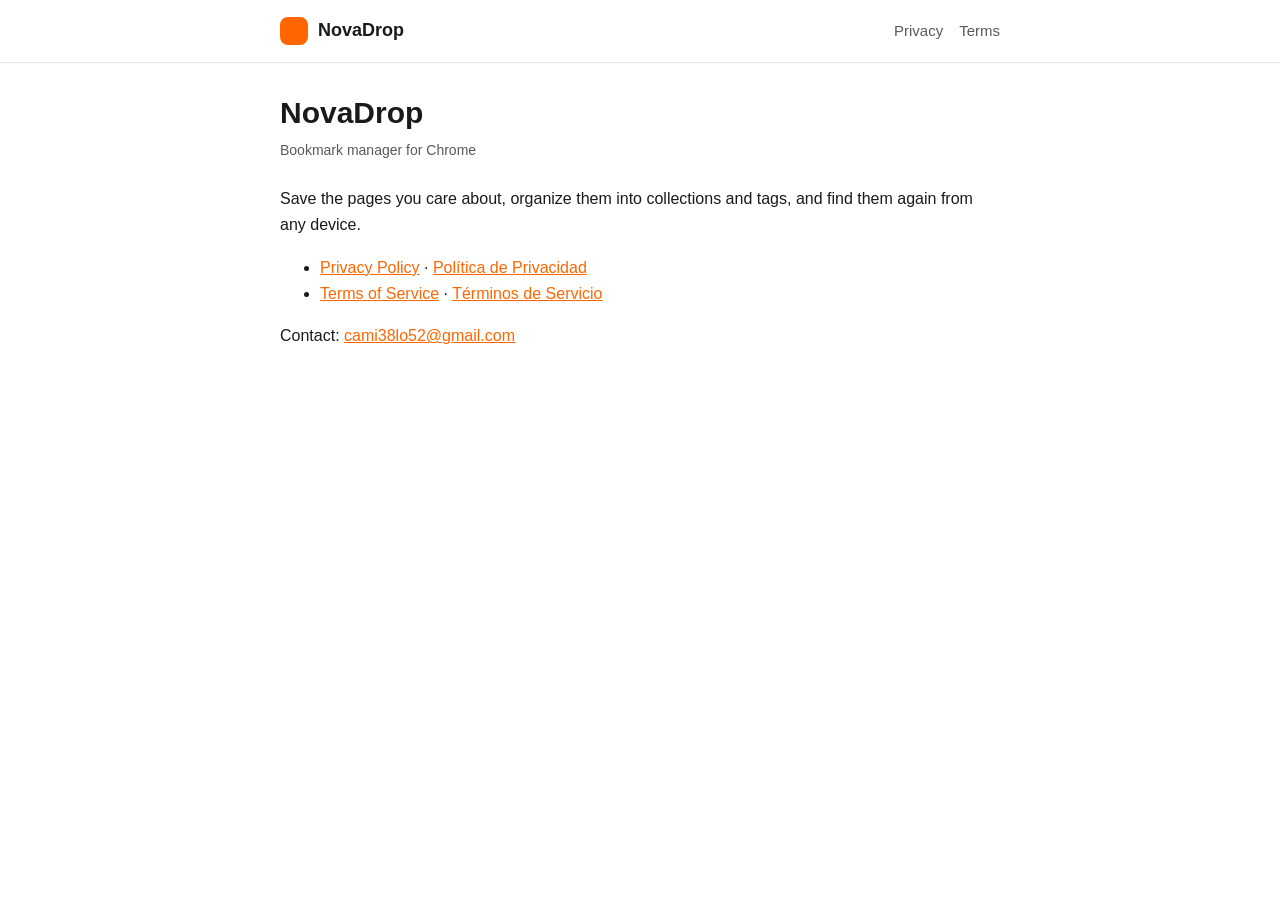
<file: index.html>
<!doctype html>
<html lang="en">
<head>
<meta charset="utf-8">
<meta name="viewport" content="width=device-width, initial-scale=1">
<title>NovaDrop · Bookmark manager for Chrome</title>
<meta name="description" content="NovaDrop: save, organize and find your bookmarks in collections and tags.">
<link rel="stylesheet" href="style.css">
</head>
<body>
<header>
  <div class="bar">
    <a class="brand" href="./"><span class="dot"></span>NovaDrop</a>
    <nav><a href="privacy">Privacy</a><a href="terms">Terms</a></nav>
  </div>
</header>
<main>
  <h1>NovaDrop</h1>
  <p class="meta">Bookmark manager for Chrome</p>
  <p>Save the pages you care about, organize them into collections and tags, and find them again from any device.</p>
  <ul>
    <li><a href="privacy">Privacy Policy</a> · <a href="privacy#es">Política de Privacidad</a></li>
    <li><a href="terms">Terms of Service</a> · <a href="terms#es">Términos de Servicio</a></li>
  </ul>
  <p>Contact: <a href="mailto:cami38lo52@gmail.com">cami38lo52@gmail.com</a></p>
</main>
</body>
</html>
</file>
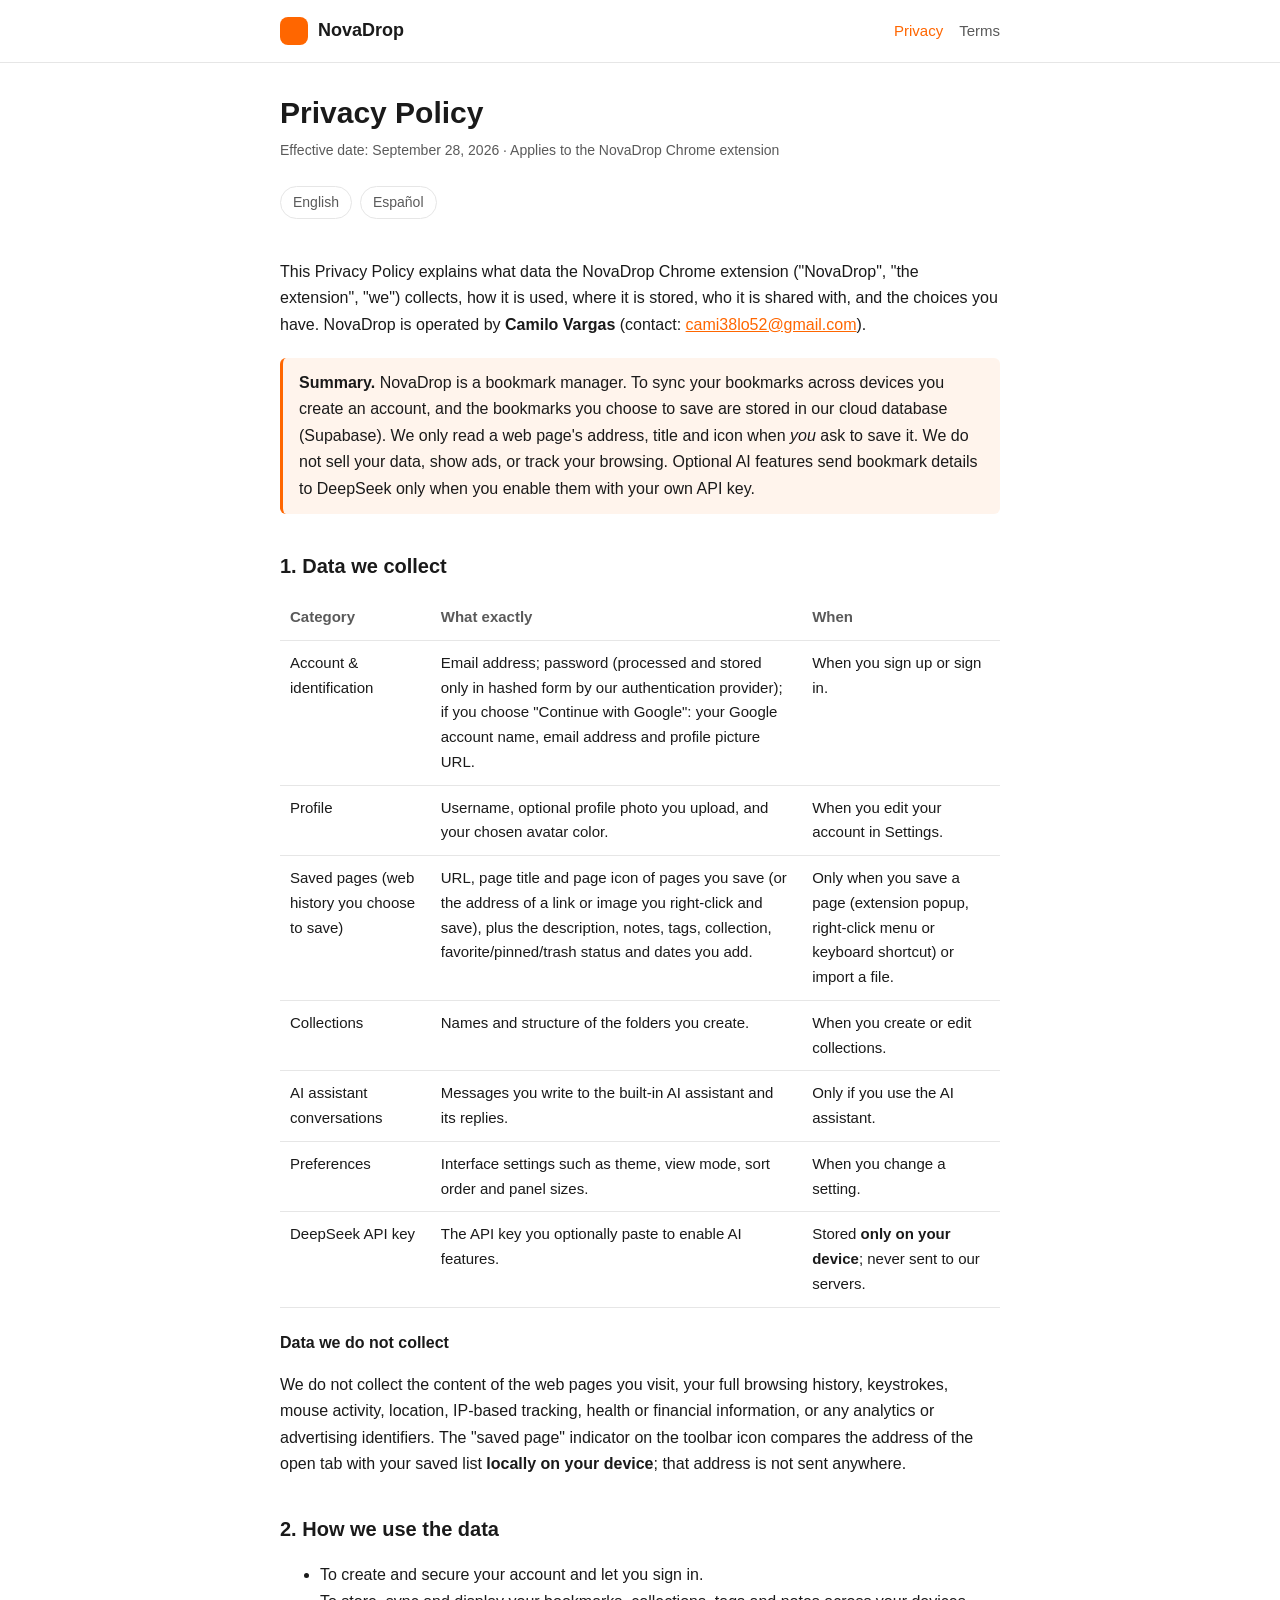
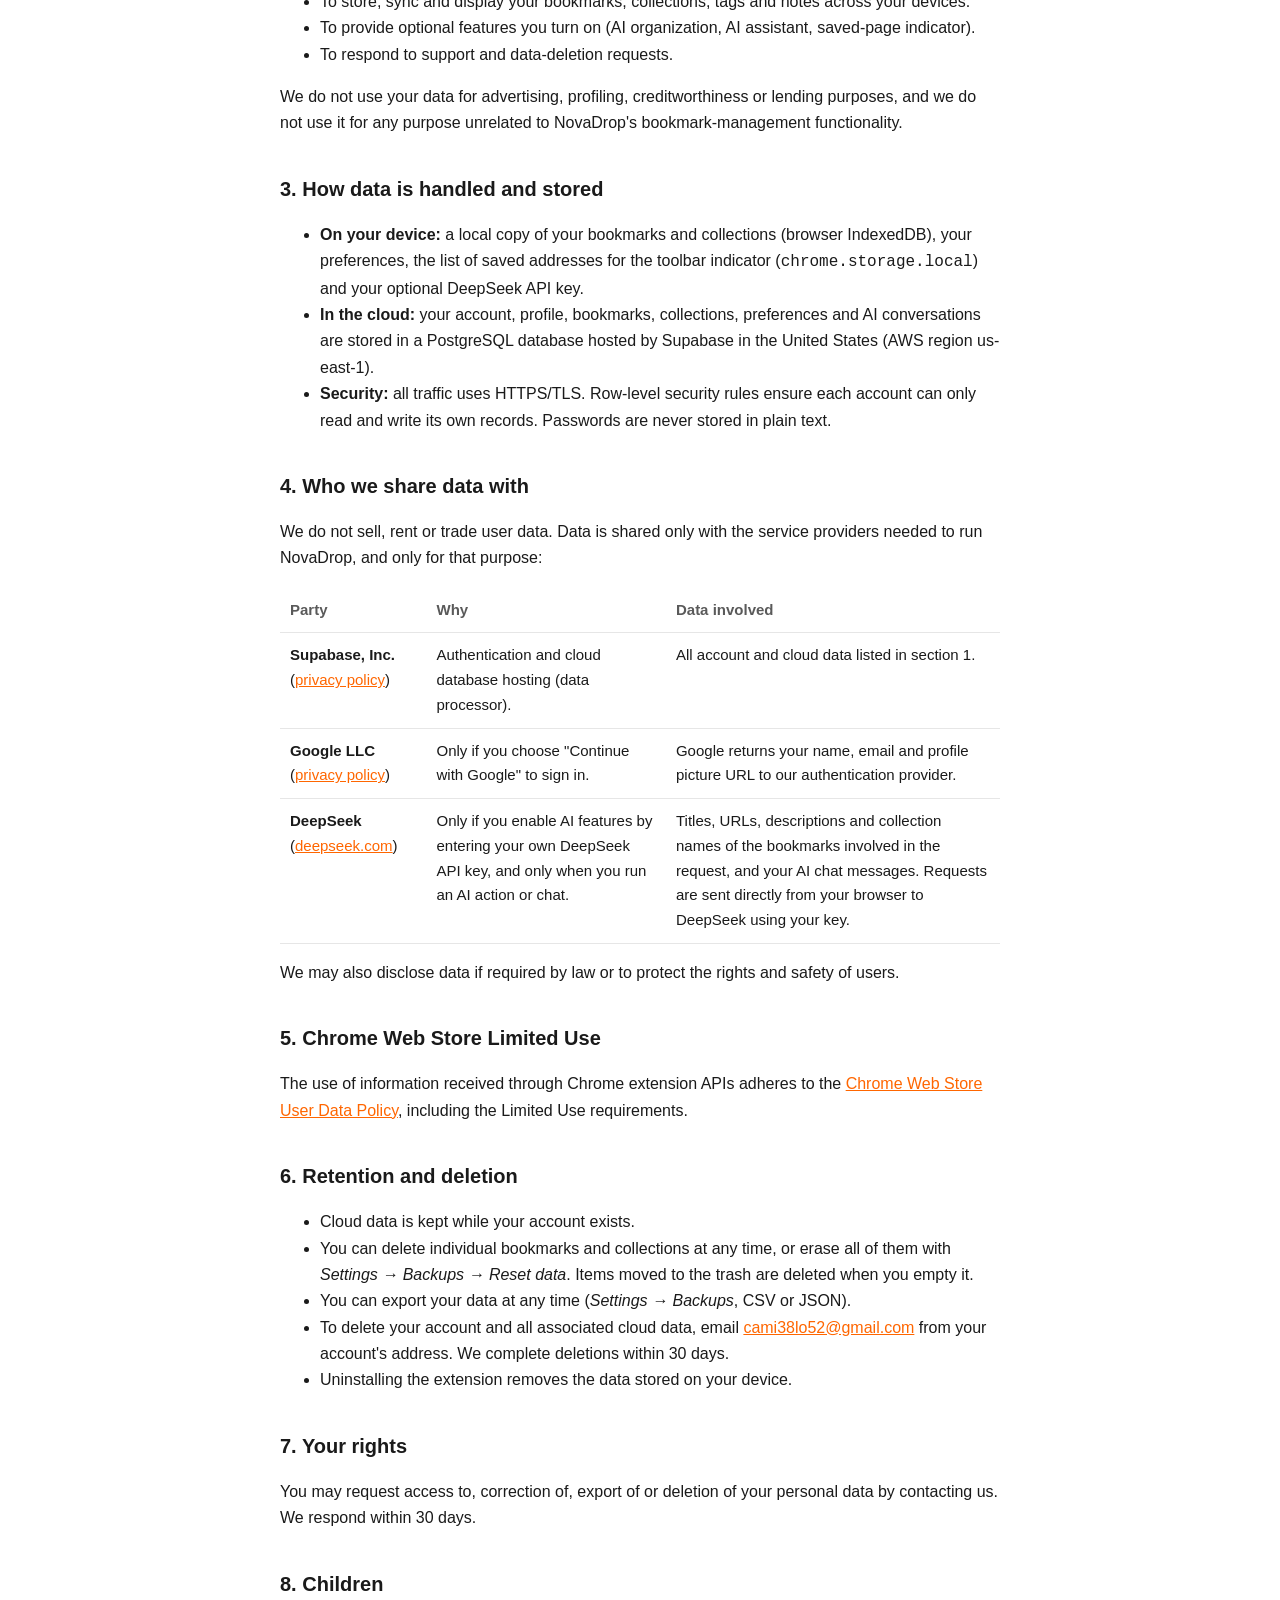
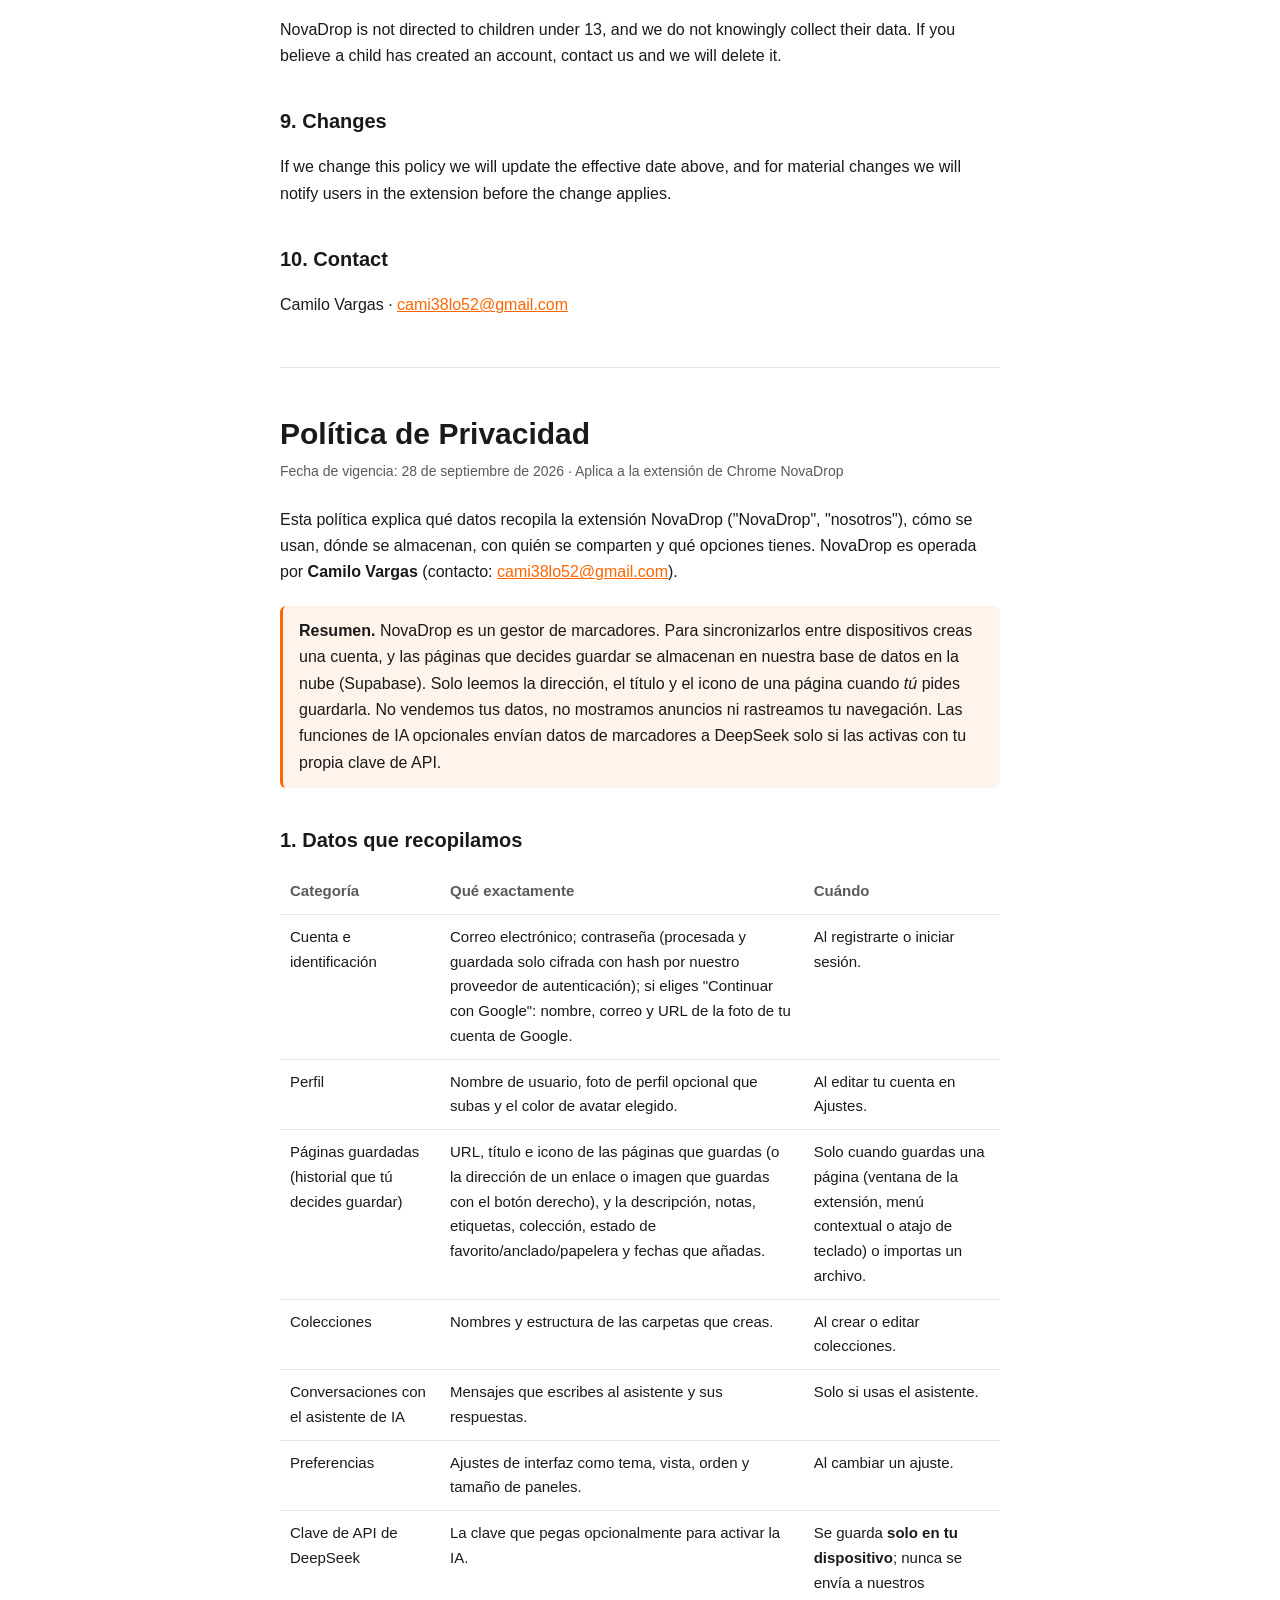
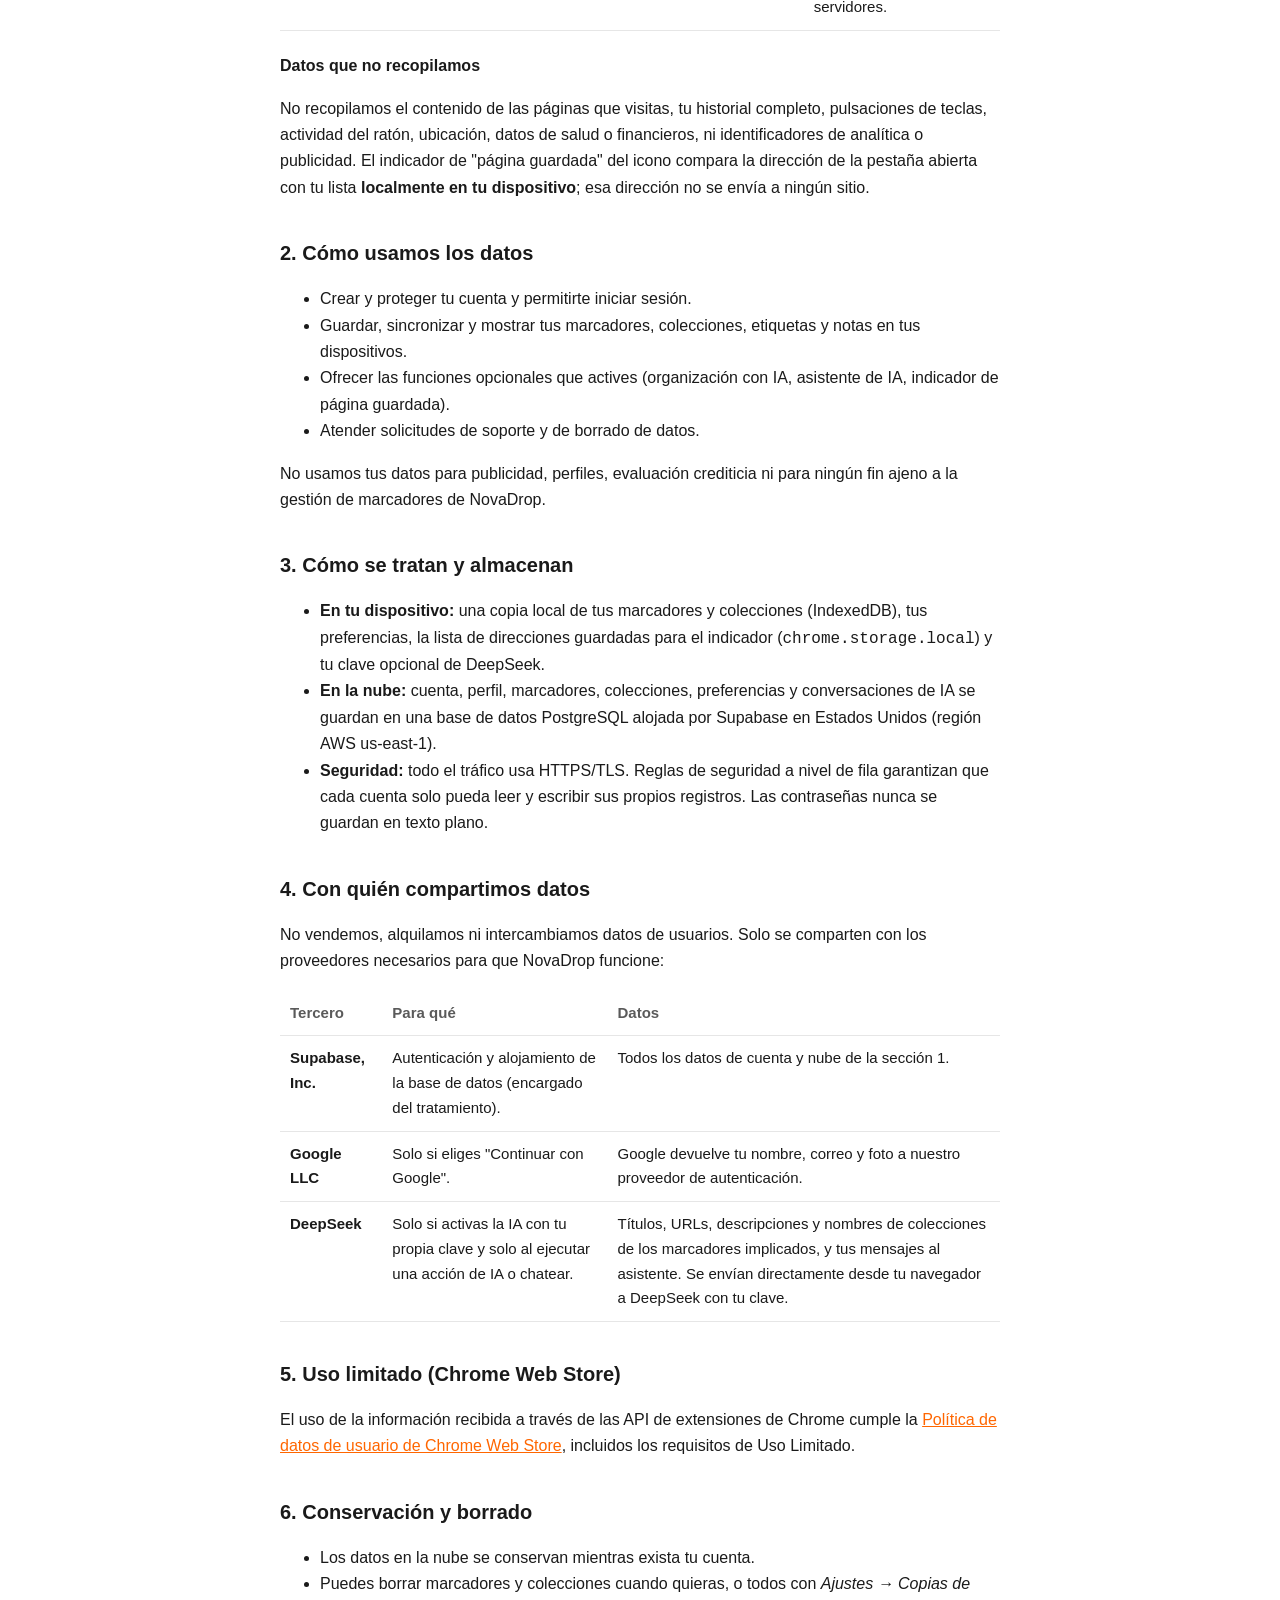
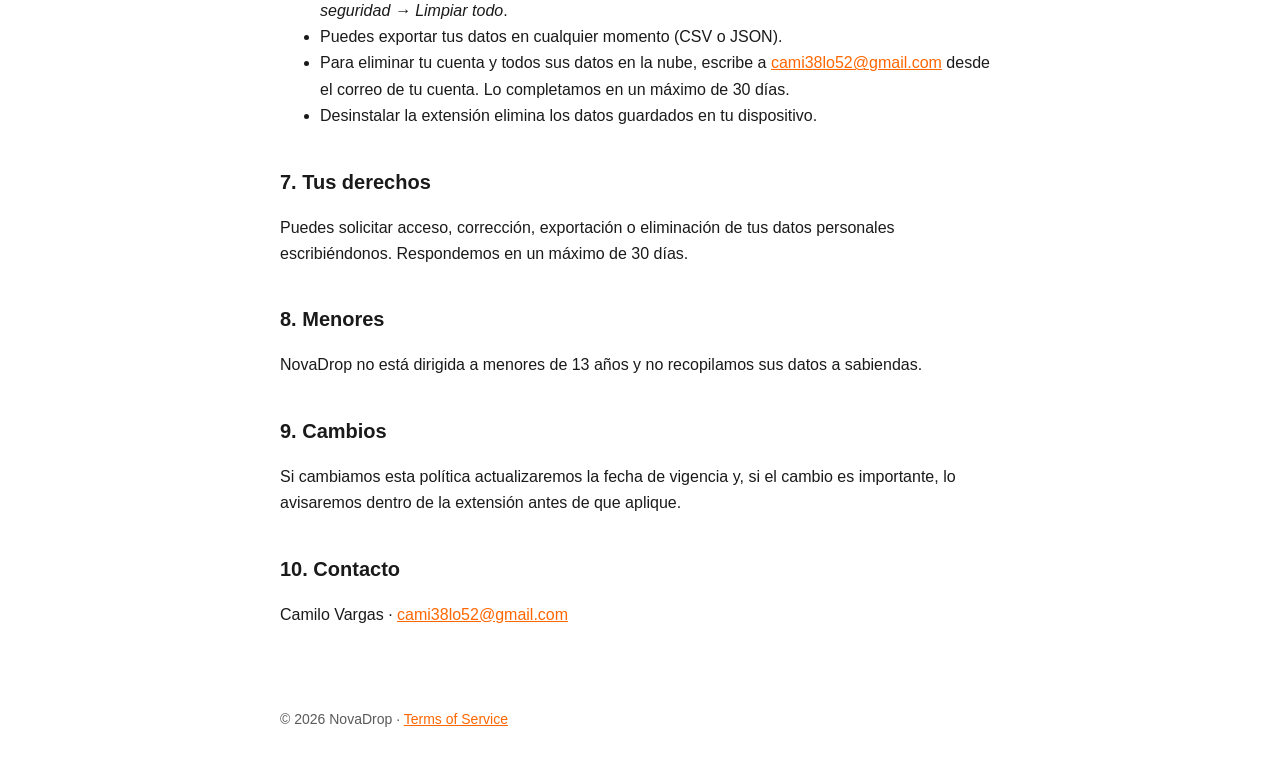
<file: privacy.html>
<!doctype html>
<html lang="en">
<head>
<meta charset="utf-8">
<meta name="viewport" content="width=device-width, initial-scale=1">
<title>Privacy Policy · NovaDrop</title>
<meta name="description" content="How the NovaDrop Chrome extension collects, uses, stores and shares user data.">
<link rel="stylesheet" href="style.css">
</head>
<body>
<header>
  <div class="bar">
    <a class="brand" href="./"><span class="dot"></span>NovaDrop</a>
    <nav><a href="privacy" aria-current="page">Privacy</a><a href="terms">Terms</a></nav>
  </div>
</header>
<main>
  <h1>Privacy Policy</h1>
  <p class="meta">Effective date: September 28, 2026 · Applies to the NovaDrop Chrome extension</p>
  <div class="lang"><a href="#en">English</a><a href="#es">Español</a></div>

  <section id="en">
  <p>This Privacy Policy explains what data the NovaDrop Chrome extension ("NovaDrop", "the extension", "we") collects, how it is used, where it is stored, who it is shared with, and the choices you have. NovaDrop is operated by <strong>Camilo Vargas</strong> (contact: <a href="mailto:cami38lo52@gmail.com">cami38lo52@gmail.com</a>).</p>

  <div class="note"><strong>Summary.</strong> NovaDrop is a bookmark manager. To sync your bookmarks across devices you create an account, and the bookmarks you choose to save are stored in our cloud database (Supabase). We only read a web page's address, title and icon when <em>you</em> ask to save it. We do not sell your data, show ads, or track your browsing. Optional AI features send bookmark details to DeepSeek only when you enable them with your own API key.</div>

  <h2>1. Data we collect</h2>
  <table>
    <tr><th>Category</th><th>What exactly</th><th>When</th></tr>
    <tr><td>Account &amp; identification</td><td>Email address; password (processed and stored only in hashed form by our authentication provider); if you choose "Continue with Google": your Google account name, email address and profile picture URL.</td><td>When you sign up or sign in.</td></tr>
    <tr><td>Profile</td><td>Username, optional profile photo you upload, and your chosen avatar color.</td><td>When you edit your account in Settings.</td></tr>
    <tr><td>Saved pages (web history you choose to save)</td><td>URL, page title and page icon of pages you save (or the address of a link or image you right-click and save), plus the description, notes, tags, collection, favorite/pinned/trash status and dates you add.</td><td>Only when you save a page (extension popup, right-click menu or keyboard shortcut) or import a file.</td></tr>
    <tr><td>Collections</td><td>Names and structure of the folders you create.</td><td>When you create or edit collections.</td></tr>
    <tr><td>AI assistant conversations</td><td>Messages you write to the built-in AI assistant and its replies.</td><td>Only if you use the AI assistant.</td></tr>
    <tr><td>Preferences</td><td>Interface settings such as theme, view mode, sort order and panel sizes.</td><td>When you change a setting.</td></tr>
    <tr><td>DeepSeek API key</td><td>The API key you optionally paste to enable AI features.</td><td>Stored <strong>only on your device</strong>; never sent to our servers.</td></tr>
  </table>

  <h3>Data we do not collect</h3>
  <p>We do not collect the content of the web pages you visit, your full browsing history, keystrokes, mouse activity, location, IP-based tracking, health or financial information, or any analytics or advertising identifiers. The "saved page" indicator on the toolbar icon compares the address of the open tab with your saved list <strong>locally on your device</strong>; that address is not sent anywhere.</p>

  <h2>2. How we use the data</h2>
  <ul>
    <li>To create and secure your account and let you sign in.</li>
    <li>To store, sync and display your bookmarks, collections, tags and notes across your devices.</li>
    <li>To provide optional features you turn on (AI organization, AI assistant, saved-page indicator).</li>
    <li>To respond to support and data-deletion requests.</li>
  </ul>
  <p>We do not use your data for advertising, profiling, creditworthiness or lending purposes, and we do not use it for any purpose unrelated to NovaDrop's bookmark-management functionality.</p>

  <h2>3. How data is handled and stored</h2>
  <ul>
    <li><strong>On your device:</strong> a local copy of your bookmarks and collections (browser IndexedDB), your preferences, the list of saved addresses for the toolbar indicator (<code>chrome.storage.local</code>) and your optional DeepSeek API key.</li>
    <li><strong>In the cloud:</strong> your account, profile, bookmarks, collections, preferences and AI conversations are stored in a PostgreSQL database hosted by Supabase in the United States (AWS region us-east-1).</li>
    <li><strong>Security:</strong> all traffic uses HTTPS/TLS. Row-level security rules ensure each account can only read and write its own records. Passwords are never stored in plain text.</li>
  </ul>

  <h2>4. Who we share data with</h2>
  <p>We do not sell, rent or trade user data. Data is shared only with the service providers needed to run NovaDrop, and only for that purpose:</p>
  <table>
    <tr><th>Party</th><th>Why</th><th>Data involved</th></tr>
    <tr><td><strong>Supabase, Inc.</strong> (<a href="https://supabase.com/privacy">privacy policy</a>)</td><td>Authentication and cloud database hosting (data processor).</td><td>All account and cloud data listed in section 1.</td></tr>
    <tr><td><strong>Google LLC</strong> (<a href="https://policies.google.com/privacy">privacy policy</a>)</td><td>Only if you choose "Continue with Google" to sign in.</td><td>Google returns your name, email and profile picture URL to our authentication provider.</td></tr>
    <tr><td><strong>DeepSeek</strong> (<a href="https://www.deepseek.com/">deepseek.com</a>)</td><td>Only if you enable AI features by entering your own DeepSeek API key, and only when you run an AI action or chat.</td><td>Titles, URLs, descriptions and collection names of the bookmarks involved in the request, and your AI chat messages. Requests are sent directly from your browser to DeepSeek using your key.</td></tr>
  </table>
  <p>We may also disclose data if required by law or to protect the rights and safety of users.</p>

  <h2>5. Chrome Web Store Limited Use</h2>
  <p>The use of information received through Chrome extension APIs adheres to the <a href="https://developer.chrome.com/docs/webstore/program-policies/user-data-faq">Chrome Web Store User Data Policy</a>, including the Limited Use requirements.</p>

  <h2>6. Retention and deletion</h2>
  <ul>
    <li>Cloud data is kept while your account exists.</li>
    <li>You can delete individual bookmarks and collections at any time, or erase all of them with <em>Settings → Backups → Reset data</em>. Items moved to the trash are deleted when you empty it.</li>
    <li>You can export your data at any time (<em>Settings → Backups</em>, CSV or JSON).</li>
    <li>To delete your account and all associated cloud data, email <a href="mailto:cami38lo52@gmail.com">cami38lo52@gmail.com</a> from your account's address. We complete deletions within 30 days.</li>
    <li>Uninstalling the extension removes the data stored on your device.</li>
  </ul>

  <h2>7. Your rights</h2>
  <p>You may request access to, correction of, export of or deletion of your personal data by contacting us. We respond within 30 days.</p>

  <h2>8. Children</h2>
  <p>NovaDrop is not directed to children under 13, and we do not knowingly collect their data. If you believe a child has created an account, contact us and we will delete it.</p>

  <h2>9. Changes</h2>
  <p>If we change this policy we will update the effective date above, and for material changes we will notify users in the extension before the change applies.</p>

  <h2>10. Contact</h2>
  <p>Camilo Vargas · <a href="mailto:cami38lo52@gmail.com">cami38lo52@gmail.com</a></p>
  </section>

  <hr>

  <section id="es" lang="es">
  <h1>Política de Privacidad</h1>
  <p class="meta">Fecha de vigencia: 28 de septiembre de 2026 · Aplica a la extensión de Chrome NovaDrop</p>
  <p>Esta política explica qué datos recopila la extensión NovaDrop ("NovaDrop", "nosotros"), cómo se usan, dónde se almacenan, con quién se comparten y qué opciones tienes. NovaDrop es operada por <strong>Camilo Vargas</strong> (contacto: <a href="mailto:cami38lo52@gmail.com">cami38lo52@gmail.com</a>).</p>

  <div class="note"><strong>Resumen.</strong> NovaDrop es un gestor de marcadores. Para sincronizarlos entre dispositivos creas una cuenta, y las páginas que decides guardar se almacenan en nuestra base de datos en la nube (Supabase). Solo leemos la dirección, el título y el icono de una página cuando <em>tú</em> pides guardarla. No vendemos tus datos, no mostramos anuncios ni rastreamos tu navegación. Las funciones de IA opcionales envían datos de marcadores a DeepSeek solo si las activas con tu propia clave de API.</div>

  <h2>1. Datos que recopilamos</h2>
  <table>
    <tr><th>Categoría</th><th>Qué exactamente</th><th>Cuándo</th></tr>
    <tr><td>Cuenta e identificación</td><td>Correo electrónico; contraseña (procesada y guardada solo cifrada con hash por nuestro proveedor de autenticación); si eliges "Continuar con Google": nombre, correo y URL de la foto de tu cuenta de Google.</td><td>Al registrarte o iniciar sesión.</td></tr>
    <tr><td>Perfil</td><td>Nombre de usuario, foto de perfil opcional que subas y el color de avatar elegido.</td><td>Al editar tu cuenta en Ajustes.</td></tr>
    <tr><td>Páginas guardadas (historial que tú decides guardar)</td><td>URL, título e icono de las páginas que guardas (o la dirección de un enlace o imagen que guardas con el botón derecho), y la descripción, notas, etiquetas, colección, estado de favorito/anclado/papelera y fechas que añadas.</td><td>Solo cuando guardas una página (ventana de la extensión, menú contextual o atajo de teclado) o importas un archivo.</td></tr>
    <tr><td>Colecciones</td><td>Nombres y estructura de las carpetas que creas.</td><td>Al crear o editar colecciones.</td></tr>
    <tr><td>Conversaciones con el asistente de IA</td><td>Mensajes que escribes al asistente y sus respuestas.</td><td>Solo si usas el asistente.</td></tr>
    <tr><td>Preferencias</td><td>Ajustes de interfaz como tema, vista, orden y tamaño de paneles.</td><td>Al cambiar un ajuste.</td></tr>
    <tr><td>Clave de API de DeepSeek</td><td>La clave que pegas opcionalmente para activar la IA.</td><td>Se guarda <strong>solo en tu dispositivo</strong>; nunca se envía a nuestros servidores.</td></tr>
  </table>
  <h3>Datos que no recopilamos</h3>
  <p>No recopilamos el contenido de las páginas que visitas, tu historial completo, pulsaciones de teclas, actividad del ratón, ubicación, datos de salud o financieros, ni identificadores de analítica o publicidad. El indicador de "página guardada" del icono compara la dirección de la pestaña abierta con tu lista <strong>localmente en tu dispositivo</strong>; esa dirección no se envía a ningún sitio.</p>

  <h2>2. Cómo usamos los datos</h2>
  <ul>
    <li>Crear y proteger tu cuenta y permitirte iniciar sesión.</li>
    <li>Guardar, sincronizar y mostrar tus marcadores, colecciones, etiquetas y notas en tus dispositivos.</li>
    <li>Ofrecer las funciones opcionales que actives (organización con IA, asistente de IA, indicador de página guardada).</li>
    <li>Atender solicitudes de soporte y de borrado de datos.</li>
  </ul>
  <p>No usamos tus datos para publicidad, perfiles, evaluación crediticia ni para ningún fin ajeno a la gestión de marcadores de NovaDrop.</p>

  <h2>3. Cómo se tratan y almacenan</h2>
  <ul>
    <li><strong>En tu dispositivo:</strong> una copia local de tus marcadores y colecciones (IndexedDB), tus preferencias, la lista de direcciones guardadas para el indicador (<code>chrome.storage.local</code>) y tu clave opcional de DeepSeek.</li>
    <li><strong>En la nube:</strong> cuenta, perfil, marcadores, colecciones, preferencias y conversaciones de IA se guardan en una base de datos PostgreSQL alojada por Supabase en Estados Unidos (región AWS us-east-1).</li>
    <li><strong>Seguridad:</strong> todo el tráfico usa HTTPS/TLS. Reglas de seguridad a nivel de fila garantizan que cada cuenta solo pueda leer y escribir sus propios registros. Las contraseñas nunca se guardan en texto plano.</li>
  </ul>

  <h2>4. Con quién compartimos datos</h2>
  <p>No vendemos, alquilamos ni intercambiamos datos de usuarios. Solo se comparten con los proveedores necesarios para que NovaDrop funcione:</p>
  <table>
    <tr><th>Tercero</th><th>Para qué</th><th>Datos</th></tr>
    <tr><td><strong>Supabase, Inc.</strong></td><td>Autenticación y alojamiento de la base de datos (encargado del tratamiento).</td><td>Todos los datos de cuenta y nube de la sección 1.</td></tr>
    <tr><td><strong>Google LLC</strong></td><td>Solo si eliges "Continuar con Google".</td><td>Google devuelve tu nombre, correo y foto a nuestro proveedor de autenticación.</td></tr>
    <tr><td><strong>DeepSeek</strong></td><td>Solo si activas la IA con tu propia clave y solo al ejecutar una acción de IA o chatear.</td><td>Títulos, URLs, descripciones y nombres de colecciones de los marcadores implicados, y tus mensajes al asistente. Se envían directamente desde tu navegador a DeepSeek con tu clave.</td></tr>
  </table>

  <h2>5. Uso limitado (Chrome Web Store)</h2>
  <p>El uso de la información recibida a través de las API de extensiones de Chrome cumple la <a href="https://developer.chrome.com/docs/webstore/program-policies/user-data-faq">Política de datos de usuario de Chrome Web Store</a>, incluidos los requisitos de Uso Limitado.</p>

  <h2>6. Conservación y borrado</h2>
  <ul>
    <li>Los datos en la nube se conservan mientras exista tu cuenta.</li>
    <li>Puedes borrar marcadores y colecciones cuando quieras, o todos con <em>Ajustes → Copias de seguridad → Limpiar todo</em>.</li>
    <li>Puedes exportar tus datos en cualquier momento (CSV o JSON).</li>
    <li>Para eliminar tu cuenta y todos sus datos en la nube, escribe a <a href="mailto:cami38lo52@gmail.com">cami38lo52@gmail.com</a> desde el correo de tu cuenta. Lo completamos en un máximo de 30 días.</li>
    <li>Desinstalar la extensión elimina los datos guardados en tu dispositivo.</li>
  </ul>

  <h2>7. Tus derechos</h2>
  <p>Puedes solicitar acceso, corrección, exportación o eliminación de tus datos personales escribiéndonos. Respondemos en un máximo de 30 días.</p>

  <h2>8. Menores</h2>
  <p>NovaDrop no está dirigida a menores de 13 años y no recopilamos sus datos a sabiendas.</p>

  <h2>9. Cambios</h2>
  <p>Si cambiamos esta política actualizaremos la fecha de vigencia y, si el cambio es importante, lo avisaremos dentro de la extensión antes de que aplique.</p>

  <h2>10. Contacto</h2>
  <p>Camilo Vargas · <a href="mailto:cami38lo52@gmail.com">cami38lo52@gmail.com</a></p>
  </section>
</main>
<footer>© 2026 NovaDrop · <a href="terms">Terms of Service</a></footer>
</body>
</html>
</file>
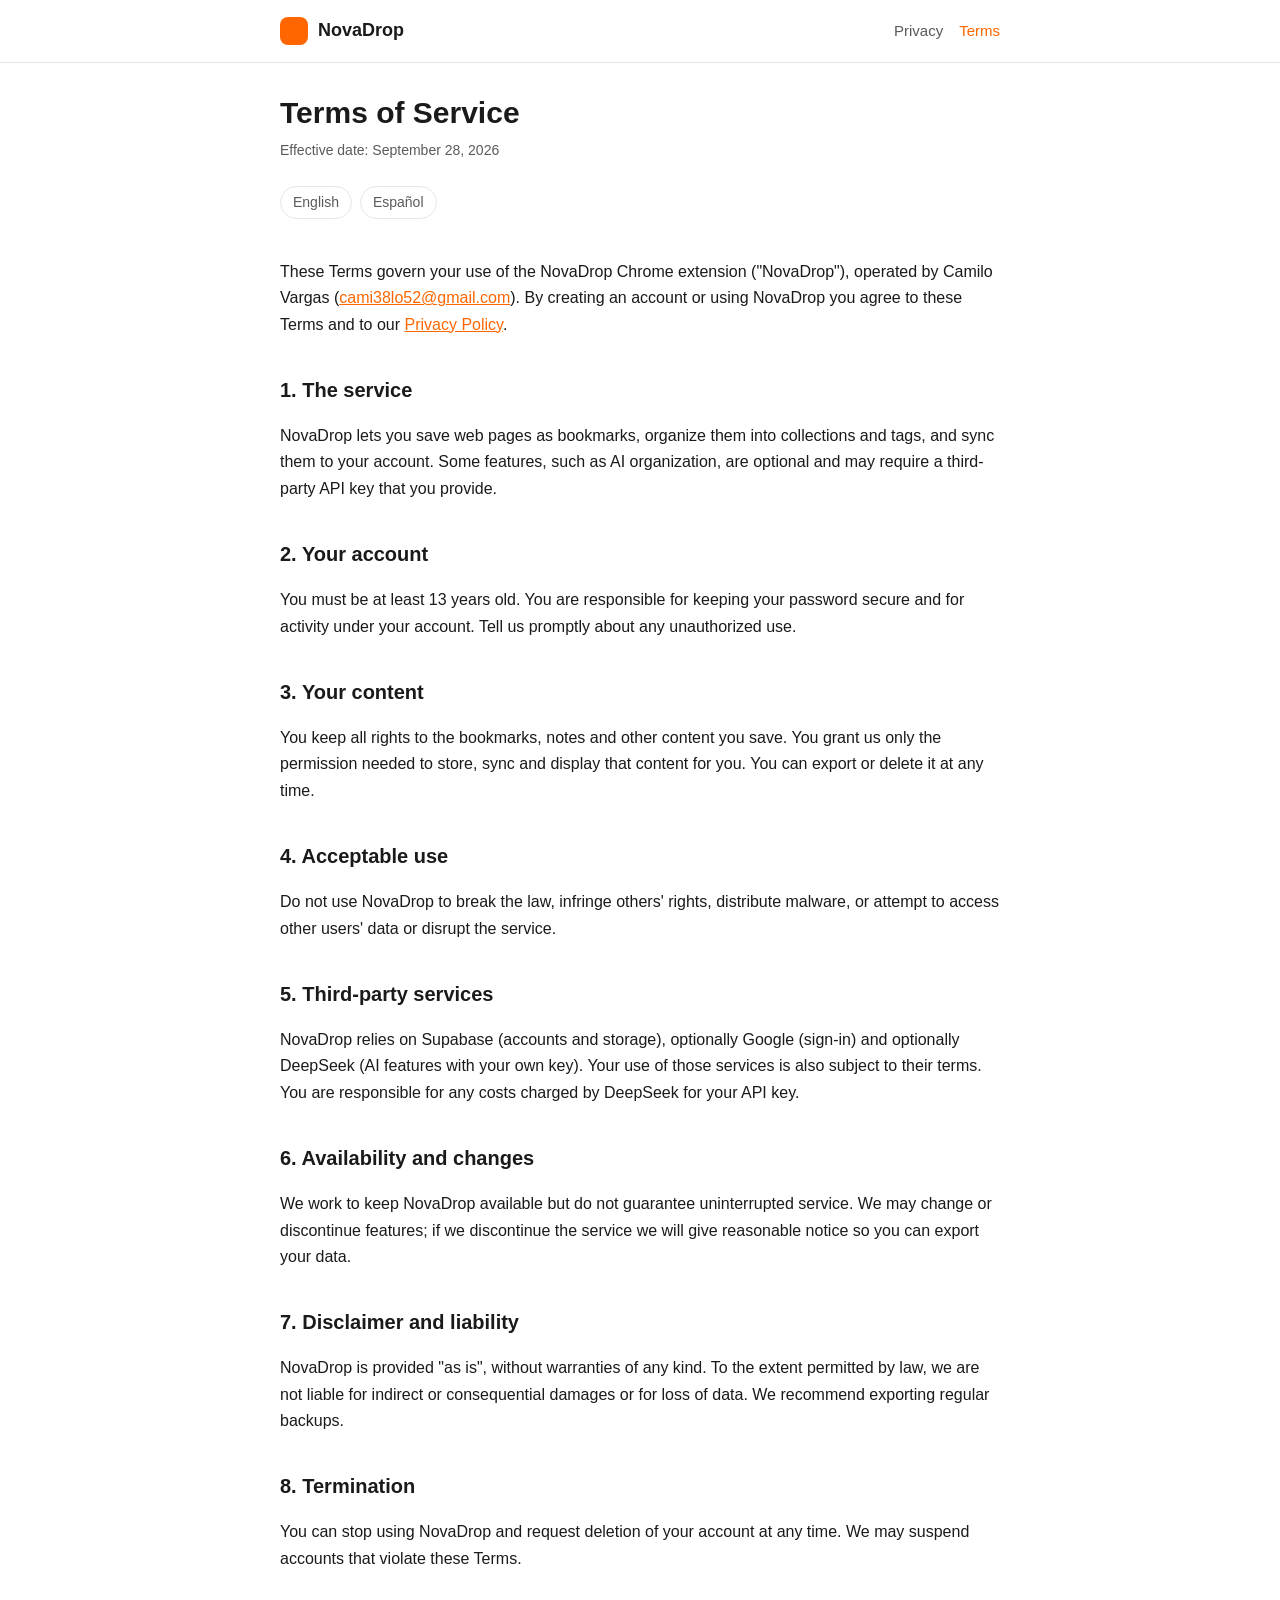
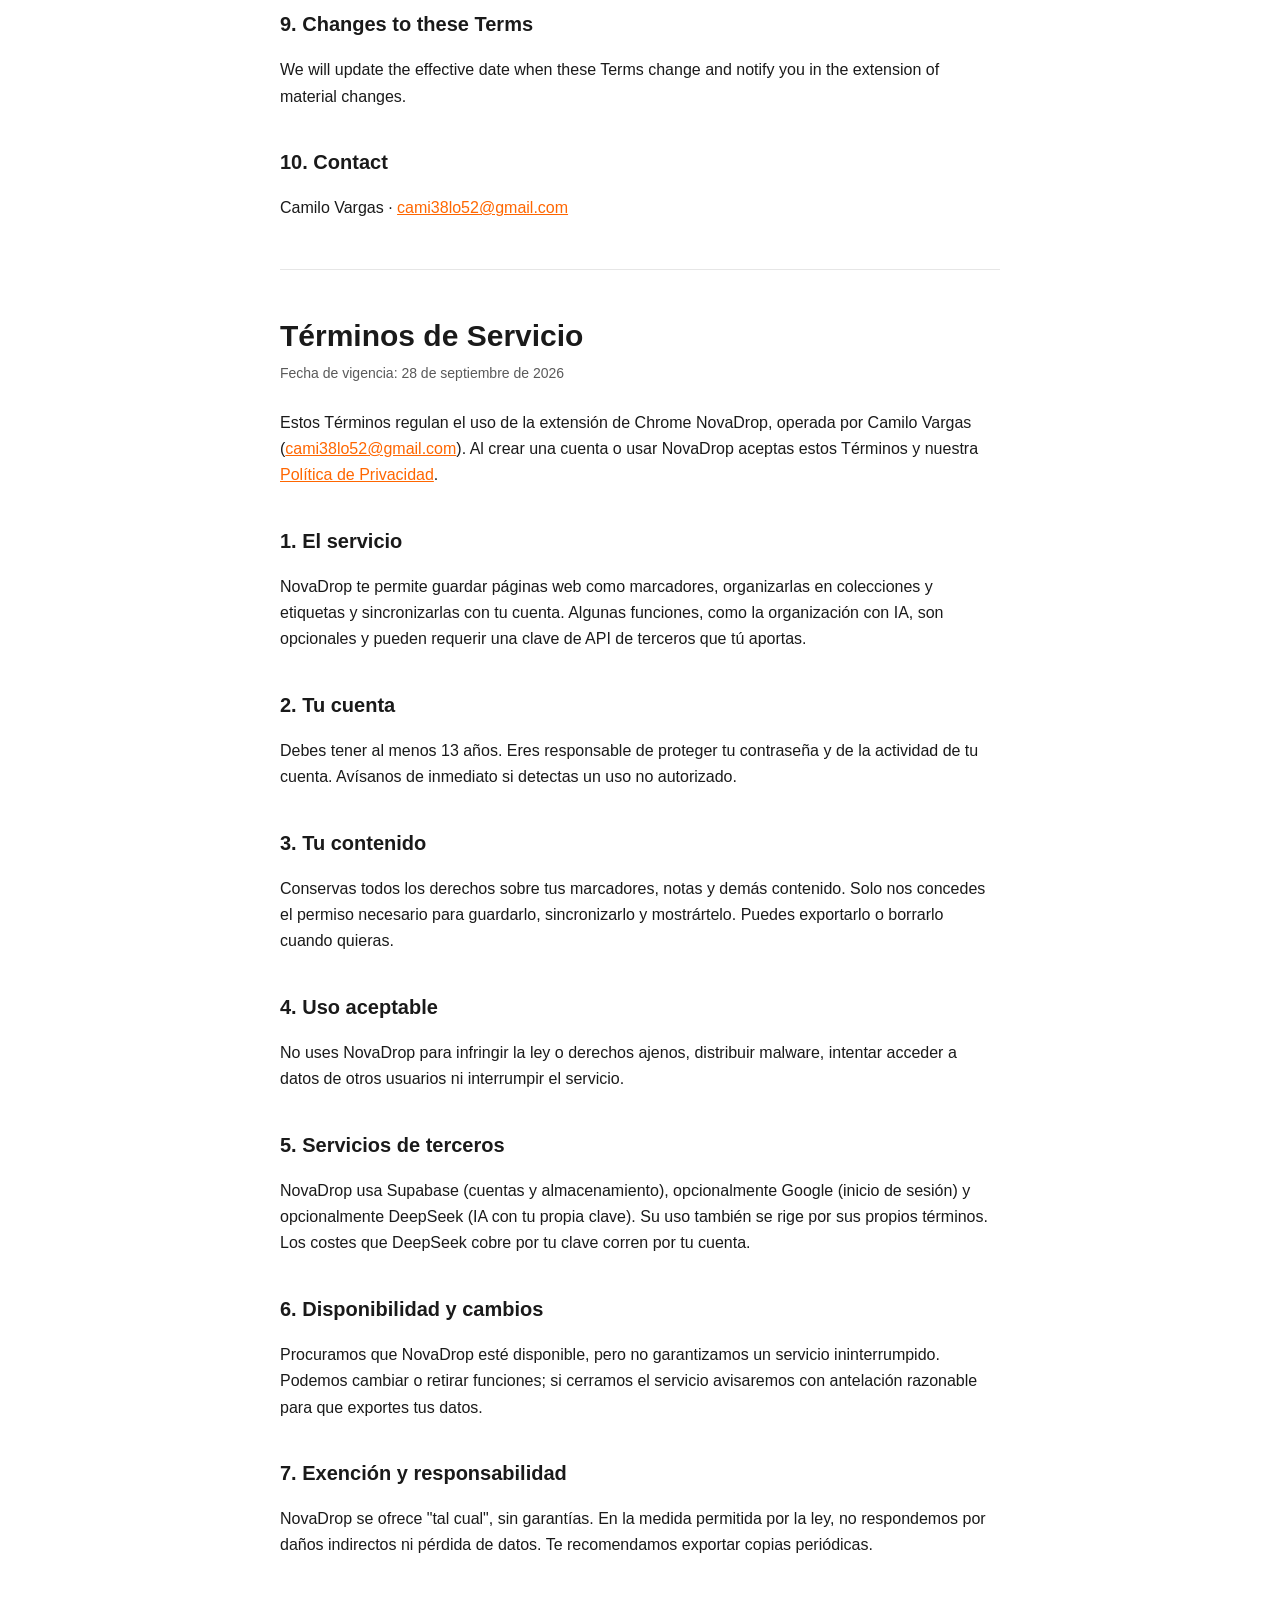
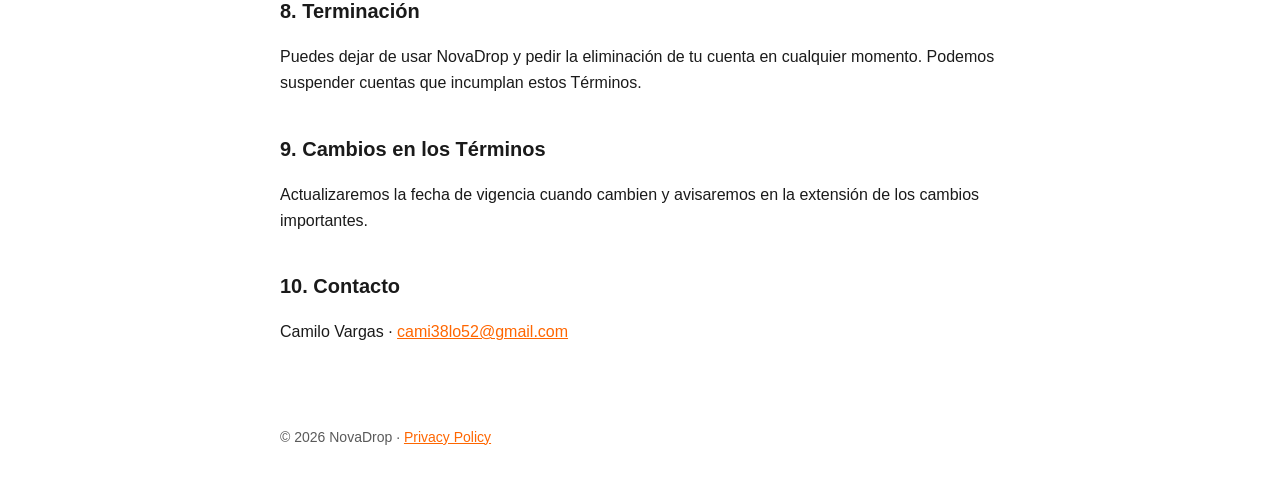
<file: terms.html>
<!doctype html>
<html lang="en">
<head>
<meta charset="utf-8">
<meta name="viewport" content="width=device-width, initial-scale=1">
<title>Terms of Service · NovaDrop</title>
<meta name="description" content="Terms of Service for the NovaDrop Chrome extension.">
<link rel="stylesheet" href="style.css">
</head>
<body>
<header>
  <div class="bar">
    <a class="brand" href="./"><span class="dot"></span>NovaDrop</a>
    <nav><a href="privacy">Privacy</a><a href="terms" aria-current="page">Terms</a></nav>
  </div>
</header>
<main>
  <h1>Terms of Service</h1>
  <p class="meta">Effective date: September 28, 2026</p>
  <div class="lang"><a href="#en">English</a><a href="#es">Español</a></div>

  <section id="en">
  <p>These Terms govern your use of the NovaDrop Chrome extension ("NovaDrop"), operated by Camilo Vargas (<a href="mailto:cami38lo52@gmail.com">cami38lo52@gmail.com</a>). By creating an account or using NovaDrop you agree to these Terms and to our <a href="privacy">Privacy Policy</a>.</p>
  <h2>1. The service</h2>
  <p>NovaDrop lets you save web pages as bookmarks, organize them into collections and tags, and sync them to your account. Some features, such as AI organization, are optional and may require a third-party API key that you provide.</p>
  <h2>2. Your account</h2>
  <p>You must be at least 13 years old. You are responsible for keeping your password secure and for activity under your account. Tell us promptly about any unauthorized use.</p>
  <h2>3. Your content</h2>
  <p>You keep all rights to the bookmarks, notes and other content you save. You grant us only the permission needed to store, sync and display that content for you. You can export or delete it at any time.</p>
  <h2>4. Acceptable use</h2>
  <p>Do not use NovaDrop to break the law, infringe others' rights, distribute malware, or attempt to access other users' data or disrupt the service.</p>
  <h2>5. Third-party services</h2>
  <p>NovaDrop relies on Supabase (accounts and storage), optionally Google (sign-in) and optionally DeepSeek (AI features with your own key). Your use of those services is also subject to their terms. You are responsible for any costs charged by DeepSeek for your API key.</p>
  <h2>6. Availability and changes</h2>
  <p>We work to keep NovaDrop available but do not guarantee uninterrupted service. We may change or discontinue features; if we discontinue the service we will give reasonable notice so you can export your data.</p>
  <h2>7. Disclaimer and liability</h2>
  <p>NovaDrop is provided "as is", without warranties of any kind. To the extent permitted by law, we are not liable for indirect or consequential damages or for loss of data. We recommend exporting regular backups.</p>
  <h2>8. Termination</h2>
  <p>You can stop using NovaDrop and request deletion of your account at any time. We may suspend accounts that violate these Terms.</p>
  <h2>9. Changes to these Terms</h2>
  <p>We will update the effective date when these Terms change and notify you in the extension of material changes.</p>
  <h2>10. Contact</h2>
  <p>Camilo Vargas · <a href="mailto:cami38lo52@gmail.com">cami38lo52@gmail.com</a></p>
  </section>

  <hr>

  <section id="es" lang="es">
  <h1>Términos de Servicio</h1>
  <p class="meta">Fecha de vigencia: 28 de septiembre de 2026</p>
  <p>Estos Términos regulan el uso de la extensión de Chrome NovaDrop, operada por Camilo Vargas (<a href="mailto:cami38lo52@gmail.com">cami38lo52@gmail.com</a>). Al crear una cuenta o usar NovaDrop aceptas estos Términos y nuestra <a href="privacy#es">Política de Privacidad</a>.</p>
  <h2>1. El servicio</h2>
  <p>NovaDrop te permite guardar páginas web como marcadores, organizarlas en colecciones y etiquetas y sincronizarlas con tu cuenta. Algunas funciones, como la organización con IA, son opcionales y pueden requerir una clave de API de terceros que tú aportas.</p>
  <h2>2. Tu cuenta</h2>
  <p>Debes tener al menos 13 años. Eres responsable de proteger tu contraseña y de la actividad de tu cuenta. Avísanos de inmediato si detectas un uso no autorizado.</p>
  <h2>3. Tu contenido</h2>
  <p>Conservas todos los derechos sobre tus marcadores, notas y demás contenido. Solo nos concedes el permiso necesario para guardarlo, sincronizarlo y mostrártelo. Puedes exportarlo o borrarlo cuando quieras.</p>
  <h2>4. Uso aceptable</h2>
  <p>No uses NovaDrop para infringir la ley o derechos ajenos, distribuir malware, intentar acceder a datos de otros usuarios ni interrumpir el servicio.</p>
  <h2>5. Servicios de terceros</h2>
  <p>NovaDrop usa Supabase (cuentas y almacenamiento), opcionalmente Google (inicio de sesión) y opcionalmente DeepSeek (IA con tu propia clave). Su uso también se rige por sus propios términos. Los costes que DeepSeek cobre por tu clave corren por tu cuenta.</p>
  <h2>6. Disponibilidad y cambios</h2>
  <p>Procuramos que NovaDrop esté disponible, pero no garantizamos un servicio ininterrumpido. Podemos cambiar o retirar funciones; si cerramos el servicio avisaremos con antelación razonable para que exportes tus datos.</p>
  <h2>7. Exención y responsabilidad</h2>
  <p>NovaDrop se ofrece "tal cual", sin garantías. En la medida permitida por la ley, no respondemos por daños indirectos ni pérdida de datos. Te recomendamos exportar copias periódicas.</p>
  <h2>8. Terminación</h2>
  <p>Puedes dejar de usar NovaDrop y pedir la eliminación de tu cuenta en cualquier momento. Podemos suspender cuentas que incumplan estos Términos.</p>
  <h2>9. Cambios en los Términos</h2>
  <p>Actualizaremos la fecha de vigencia cuando cambien y avisaremos en la extensión de los cambios importantes.</p>
  <h2>10. Contacto</h2>
  <p>Camilo Vargas · <a href="mailto:cami38lo52@gmail.com">cami38lo52@gmail.com</a></p>
  </section>
</main>
<footer>© 2026 NovaDrop · <a href="privacy">Privacy Policy</a></footer>
</body>
</html>
</file>
<file: style.css>
:root { --bg:#ffffff; --text:#1a1a1a; --muted:#5a5a5a; --border:#e6e6e6; --accent:#FF6600; --soft:#fff4ec; }
@media (prefers-color-scheme: dark) { :root { --bg:#161616; --text:#f2f2f2; --muted:#a8a8a8; --border:#2c2c2c; --soft:#2a1a0e; } }
* { box-sizing: border-box; }
body { margin:0; background:var(--bg); color:var(--text); font:16px/1.65 -apple-system,BlinkMacSystemFont,"Segoe UI",Roboto,Helvetica,Arial,sans-serif; }
header { border-bottom:1px solid var(--border); }
.bar { max-width:760px; margin:0 auto; padding:16px 20px; display:flex; align-items:center; gap:12px; justify-content:space-between; flex-wrap:wrap; }
.brand { display:flex; align-items:center; gap:10px; font-weight:700; font-size:18px; color:var(--text); text-decoration:none; }
.brand span.dot { width:28px; height:28px; border-radius:8px; background:var(--accent); display:inline-block; }
nav a { color:var(--muted); text-decoration:none; margin-left:16px; font-size:15px; }
nav a:hover, nav a[aria-current] { color:var(--accent); }
main { max-width:760px; margin:0 auto; padding:32px 20px 64px; }
h1 { font-size:30px; line-height:1.2; margin:0 0 8px; }
h2 { font-size:20px; margin:36px 0 10px; }
h3 { font-size:16px; margin:22px 0 6px; }
p, li { color:var(--text); }
.meta { color:var(--muted); margin:0 0 24px; font-size:14px; }
.note { background:var(--soft); border-left:3px solid var(--accent); padding:12px 16px; border-radius:6px; margin:20px 0; }
.lang { display:inline-flex; gap:8px; margin:0 0 24px; }
.lang a { border:1px solid var(--border); border-radius:999px; padding:4px 12px; font-size:14px; color:var(--muted); text-decoration:none; }
.lang a:hover { border-color:var(--accent); color:var(--accent); }
table { width:100%; border-collapse:collapse; margin:12px 0; font-size:15px; }
th, td { text-align:left; vertical-align:top; padding:10px; border-bottom:1px solid var(--border); }
th { color:var(--muted); font-weight:600; }
a { color:var(--accent); }
hr { border:0; border-top:1px solid var(--border); margin:48px 0; }
footer { max-width:760px; margin:0 auto; padding:0 20px 40px; color:var(--muted); font-size:14px; }
</file>
